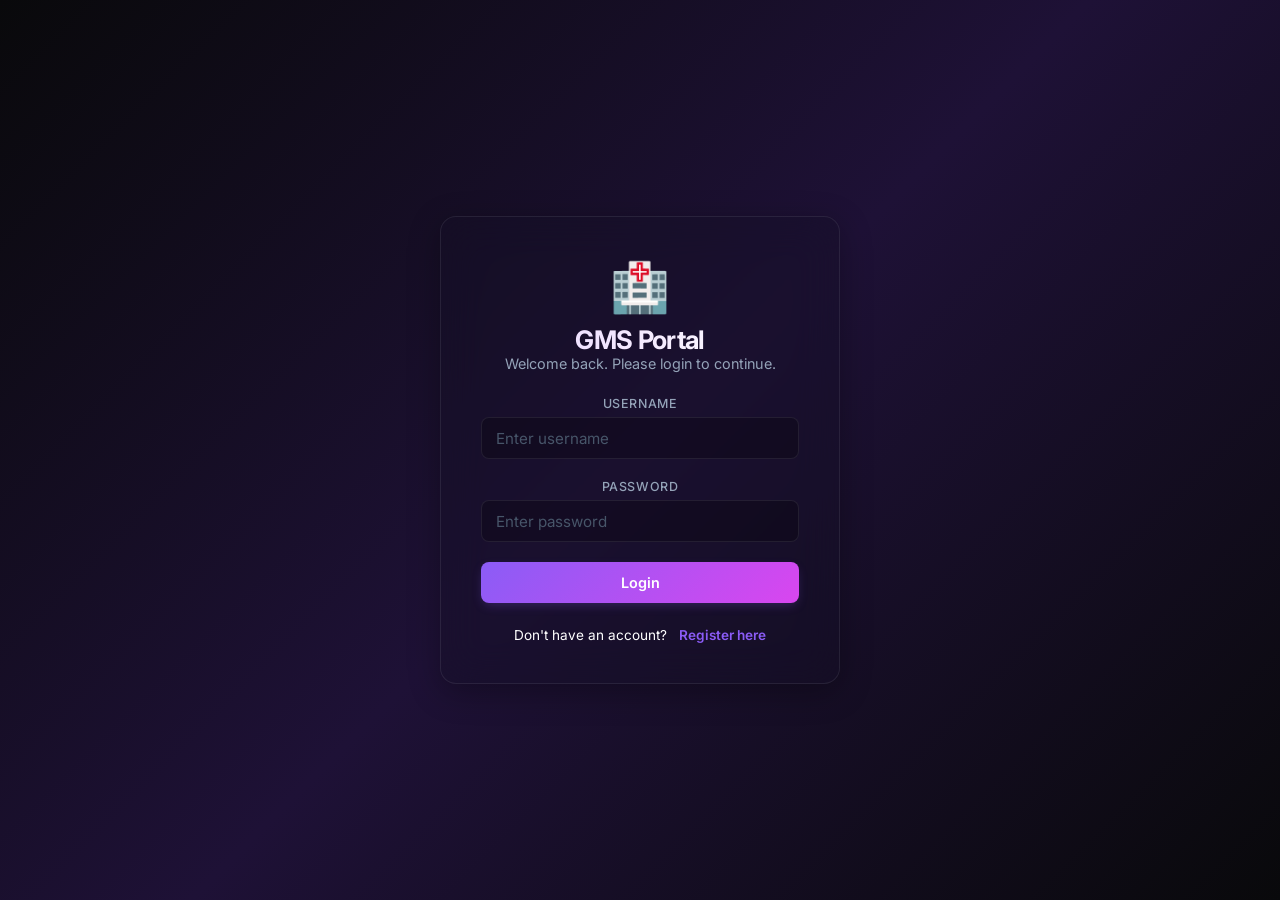
<file: backend/src/main/resources/static/index.html>
<!DOCTYPE html>
<html lang="en">
<head>
    <meta charset="UTF-8">
    <meta name="viewport" content="width=device-width, initial-scale=1.0">
    <title>GMS Productivity Tools</title>
    <link href="https://fonts.googleapis.com/css2?family=Inter:wght@400;500;600;700;800&display=swap" rel="stylesheet">
    <link rel="stylesheet" href="styles.css">
</head>
<body>

    <!-- AUTH SECTION -->
    <div id="auth-container" class="card">
        <div class="auth-box">
            <div class="auth-logo">🏥</div>
            <h2>GMS Portal</h2>
            <p>Welcome back. Please login to continue.</p>
            <form id="login-form">
                <div class="form-group">
                    <label for="username">Username</label>
                    <input type="text" id="username" placeholder="Enter username" required>
                </div>
                <div class="form-group">
                    <label for="password">Password</label>
                    <input type="password" id="password" placeholder="Enter password" required>
                </div>
                <button type="submit" class="btn btn-primary btn-block">Login</button>
            </form>
            
            <form id="register-form" style="display: none;">
                <div class="form-group">
                    <label for="reg-username">Choose Username</label>
                    <input type="text" id="reg-username" placeholder="e.g. jdoe_gms" required>
                </div>
                <div class="form-group">
                    <label for="reg-password">Create Password</label>
                    <input type="password" id="reg-password" placeholder="Min. 8 characters" required>
                    <div class="policy-hint">Must include 8+ characters, 1 number, and 1 special symbol (e.g. @, #, !).</div>
                </div>
                <button type="submit" class="btn btn-primary btn-block">Submit Registration Request</button>
                <div class="policy-hint" style="text-align: center; margin-top: 0.75rem;">Note: New accounts require manual approval by Administrator (Deena).</div>
            </form>

            <div id="login-error" class="error-msg"></div>

            <div class="auth-toggle" style="margin-top: 1.5rem; font-size: 0.85rem;">
                <span id="toggle-text">Don't have an account?</span>
                <a href="#" id="btn-toggle-auth" style="color: var(--accent-primary); text-decoration: none; font-weight: 600; margin-left: 0.5rem;">Register here</a>
            </div>
        </div>
    </div>

    <!-- MAIN APP SECTION -->
    <div id="app-container" style="display: none;">
        <div class="main-layout">
            <!-- SIDEBAR -->
            <aside class="sidebar">
                <div class="sidebar-header">
                    <span class="sidebar-logo">🏥</span>
                    <div class="user-welcome">
                        <div id="user-greeting" class="greeting-text">Welcome</div>
                        <div id="user-display" class="username-text">Guest</div>
                    </div>
                </div>
                <nav class="nav-menu">
                    <a href="#" id="tab-tfl" class="nav-item active"><span class="icon">📝</span> Payer TFL Calculator</a>
                    <a href="#" id="tab-dos" class="nav-item"><span class="icon">🔍</span> DOS Range Calculator</a>
                    <a href="#" id="tab-denial" class="nav-item"><span class="icon">🔖</span> Denial Reason Analyzer</a>
                    <a href="#" id="tab-callog" class="nav-item"><span class="icon">📞</span> Payer Directory</a>
                    <a href="#" id="tab-prod" class="nav-item"><span class="icon">📊</span> Daily Production Counter</a>
                    <a href="#" id="tab-time" class="nav-item"><span class="icon">🕒</span> Login Time & Break Tracker</a>
                    <a href="#" id="tab-julian" class="nav-item"><span class="icon">📅</span> Julian Calendar Calculator</a>
                    <a href="#" id="tab-appeals" class="nav-item"><span class="icon">📨</span> Appeals Tracker</a>
                    <a href="#" id="tab-admin" class="nav-item" style="display:none;"><span class="icon">🔑</span> Admin Panel</a>
                </nav>
                <div class="sidebar-footer">
                    <button class="btn btn-secondary btn-sm" id="btn-logout" style="width:100%;">Logout</button>
                </div>
            </aside>

            <!-- MAIN CONTENT -->
            <main class="content-pane">

                <!-- 1. TFL Calculator -->
                <div id="view-tfl" class="view-section active">
                    <div class="section-header">
                        <h2>Payer TFL Calculator</h2>
                        <div class="format-select">
                            <label>Output Date Format</label>
                            <select id="tfl-format" onchange="calculateTfl()">
                                <option value="MM/DD/YYYY">MM/DD/YYYY</option>
                                <option value="DD/MM/YYYY">DD/MM/YYYY</option>
                                <option value="WORD">Word Format</option>
                                <option value="DAY_WORD">Day & Word</option>
                            </select>
                        </div>
                    </div>
                    <div class="calc-row">
                        <div class="form-group fg-grow">
                            <label>Date of Service (DOS)</label>
                            <input type="text" id="tfl-dos" placeholder="mm/dd/yyyy" class="input-lg" oninput="calculateTfl()">
                        </div>
                        <div class="calc-op">+</div>
                        <div class="form-group fg-mid">
                            <label>Limit (Days)</label>
                            <input type="number" id="tfl-limit" value="120" class="input-lg input-center" oninput="calculateTfl()">
                        </div>
                        <div class="calc-op">=</div>
                        <div class="fg-grow">
                            <label class="result-label">Deadline Date</label>
                            <div id="tfl-result" class="result-display">--</div>
                        </div>
                    </div>
                </div>

                <!-- 2. DOS Range Calculator -->
                <div id="view-dos" class="view-section" style="display:none;">
                    <div class="section-header">
                        <h2>DOS Range Calculator</h2>
                        <div class="format-select">
                            <label>Output Date Format</label>
                            <select id="dos-format" onchange="calculateDosRange()">
                                <option value="DAYS">Days Only</option>
                                <option value="MM/DD/YYYY">MM/DD/YYYY</option>
                                <option value="DD/MM/YYYY">DD/MM/YYYY</option>
                                <option value="WORD">Word Format</option>
                                <option value="DAY_WORD">Day & Word</option>
                            </select>
                        </div>
                    </div>
                    <div class="calc-row">
                        <div class="form-group fg-grow">
                            <label>Start Date</label>
                            <input type="text" id="dos-start" placeholder="mm/dd/yyyy" class="input-lg" oninput="calculateDosRange()">
                        </div>
                        <div class="calc-op">−</div>
                        <div class="form-group fg-grow">
                            <label>End Date</label>
                            <input type="text" id="dos-end" placeholder="mm/dd/yyyy" class="input-lg" oninput="calculateDosRange()">
                        </div>
                        <div class="calc-op">=</div>
                        <div class="fg-grow">
                            <label class="result-label">Difference</label>
                            <div id="dos-result" class="result-display">--</div>
                        </div>
                    </div>
                </div>

                <!-- 3. Denial Reason Analyzer -->
                <div id="view-denial" class="view-section" style="display:none;">
                    <h2>Denial Reason Analyzer</h2>
                    <div class="form-group">
                        <label>Search Denial Code or Keyword (e.g. CO-4, AUTH, PR-1)</label>
                        <input type="text" id="denial-search" placeholder="Type code or keyword to search...">
                    </div>
                    <div id="denial-results-container"></div>
                </div>

                <!-- 4. Payer Directory -->
                <div id="view-callog" class="view-section" style="display:none; padding:0; margin:-3rem; height:calc(100% + 6rem); border-radius:0 16px 16px 0; overflow:hidden;">
                    <div style="display:flex; height:100%; min-height:80vh;">
                        <div class="dir-sidebar">
                            <div class="dir-sidebar-head">
                                <h3>Payer Directory</h3>
                                <input type="text" id="dir-search" placeholder="Search..." oninput="renderDirectory()">
                                <button class="btn btn-sm btn-accent" id="btn-add-payer" title="Add Payer">+ Add Payer</button>
                            </div>
                            <div id="dir-list" class="dir-list"></div>
                        </div>
                        <div class="dir-main">
                            <div id="dir-details" style="display:none;">
                                <div class="dir-detail-header">
                                    <div>
                                        <h2 id="dd-name" class="dd-name">Payer Name</h2>
                                        <div class="dd-sub">Payer ID: <span id="dd-id">--</span></div>
                                    </div>
                                    <div class="dd-contact">
                                        <div class="dd-phone">☎ <span id="dd-phone">--</span></div>
                                        <div class="dd-fax">Fax: <span id="dd-fax">--</span></div>
                                    </div>
                                </div>
                                <div class="dd-grid-3">
                                    <div><label>Fresh Claim TFL</label><div id="dd-tfl">--</div></div>
                                    <div><label>Corrected Claim FL</label><div id="dd-ccfl">--</div></div>
                                    <div><label>Appeal TFL</label><div id="dd-appeal-tfl">--</div></div>
                                </div>
                                <div class="dd-grid-3">
                                    <div><label>Standard Mailing</label><div id="dd-mail" class="dd-addr">--</div></div>
                                    <div><label>Correct Claim Mail</label><div id="dd-cc-mail" class="dd-addr">--</div></div>
                                    <div><label>Appeals Mail</label><div id="dd-appeal-mail" class="dd-addr">--</div></div>
                                </div>
                                <div class="dd-email-row">
                                    <label>Email / Portal</label><div id="dd-email">--</div>
                                </div>
                                <div class="dd-email-row">
                                    <label>Quick Reach</label><div id="dd-quick">--</div>
                                </div>
                            </div>
                            <div id="dir-placeholder" class="dir-placeholder">
                                <div class="placeholder-icon">📞</div>
                                <h3>Select a Payer from the Directory</h3>
                                <p>View contact details instantly.</p>
                            </div>
                        </div>
                    </div>
                </div>

                <!-- Add Payer Modal -->
                <div id="add-payer-modal" class="modal-overlay" style="display:none;">
                    <div class="modal-box">
                        <h3>Add / Edit Payer</h3>
                        <form id="add-payer-form">
                            <div class="modal-grid">
                                <div class="form-group"><label>Payer Name</label><input type="text" id="ap-name" required></div>
                                <div class="form-group"><label>Payer ID</label><input type="text" id="ap-id" required></div>
                                <div class="form-group"><label>Phone</label><input type="text" id="ap-phone"></div>
                                <div class="form-group"><label>Fax</label><input type="text" id="ap-fax"></div>
                                <div class="form-group"><label>Fresh Claim TFL (Days)</label><input type="number" id="ap-tfl"></div>
                                <div class="form-group"><label>Corrected Claim FL (Days)</label><input type="number" id="ap-ccfl"></div>
                                <div class="form-group"><label>Appeal TFL (Days)</label><input type="number" id="ap-appeal-tfl"></div>
                                <div class="form-group"><label>Quick Reach</label><input type="text" id="ap-quick"></div>
                                <div class="form-group" style="grid-column:span 2;"><label>Standard Mailing</label><textarea id="ap-mail" rows="2"></textarea></div>
                                <div class="form-group" style="grid-column:span 2;"><label>Corrected Claim Mail</label><textarea id="ap-cc-mail" rows="2"></textarea></div>
                                <div class="form-group" style="grid-column:span 2;"><label>Appeals Mail</label><textarea id="ap-appeal-mail" rows="2"></textarea></div>
                                <div class="form-group" style="grid-column:span 2;"><label>Email / Portal</label><input type="text" id="ap-email"></div>
                            </div>
                            <div class="modal-actions">
                                <button type="button" class="btn btn-secondary" id="btn-cancel-payer">Cancel</button>
                                <button type="submit" class="btn btn-primary">Save Payer</button>
                            </div>
                        </form>
                    </div>
                </div>

                <!-- 5. Daily Production Counter -->
                <div id="view-prod" class="view-section" style="display:none;">
                    <h2>Daily Production Counter</h2>
                    <div class="prod-top-row">
                        <div class="prod-config">
                            <div class="form-group">
                                <label>Daily Target (35-45)</label>
                                <input type="number" id="prod-target" value="40" min="35" max="45" onchange="saveProdConfig()">
                            </div>
                            <div class="form-group">
                                <label>Today's Count</label>
                                <input type="number" id="prod-achieved" value="0" min="0" onchange="saveProdToday()">
                            </div>
                            <div class="form-group">
                                <label>Special Project Count</label>
                                <input type="number" id="prod-special" value="0" min="0" onchange="saveProdToday()">
                            </div>
                            <div class="form-group">
                                <label>Special Project Ratio (e.g. 1:2)</label>
                                <input type="text" id="prod-ratio" value="1:1" placeholder="1:2" onchange="saveProdToday()">
                            </div>
                        </div>
                        <div class="prod-status-card">
                            <div class="prod-status-title">Today's Progress</div>
                            <div id="prod-text" class="prod-big-num">0 / 40</div>
                            <div class="tracker-bar"><div class="tracker-fill" id="prod-fill" style="width:0%;"></div></div>
                            <div id="prod-perc" class="prod-perc">0%</div>
                        </div>
                    </div>

                    <div class="prod-cards-row">
                        <div class="stat-card"><div class="stat-label">Yesterday</div><div id="prod-yesterday" class="stat-val">0</div></div>
                        <div class="stat-card"><div class="stat-label">Week Target</div><div id="prod-week-target" class="stat-val">0</div></div>
                        <div class="stat-card"><div class="stat-label">Week Achieved</div><div id="prod-week-achieved" class="stat-val">0</div></div>
                        <div class="stat-card"><div class="stat-label">Week Deficit</div><div id="prod-week-deficit" class="stat-val">0</div></div>
                        <div class="stat-card"><div class="stat-label">Month Target</div><div id="prod-month-target" class="stat-val">0</div></div>
                        <div class="stat-card"><div class="stat-label">Month Achieved</div><div id="prod-month-achieved" class="stat-val">0</div></div>
                        <div class="stat-card"><div class="stat-label">Month Deficit</div><div id="prod-month-deficit" class="stat-val">0</div></div>
                    </div>

                    <div class="prod-downtime-section">
                        <h3>Downtime Log</h3>
                        <div class="dt-form-row">
                            <div class="form-group"><label>Ticket #</label><input type="text" id="dt-ticket" placeholder="INC00123"></div>
                            <div class="form-group"><label>Reason</label><input type="text" id="dt-reason" placeholder="System not working"></div>
                            <button class="btn btn-primary btn-sm" onclick="saveDowntime()">Log Downtime</button>
                        </div>
                        <div id="dt-list" class="dt-list"></div>
                    </div>

                    <div class="prod-history-section">
                        <h3>Monthly Production History</h3>
                        <div id="prod-history" class="prod-history-grid"></div>
                    </div>
                </div>

                <!-- 6. Login Time & Break Tracker -->
                <div id="view-time" class="view-section" style="display:none;">
                    <div class="section-header">
                        <h2>Login Time & Break Tracker</h2>
                        <div class="format-select">
                            <label>View History</label>
                            <select id="time-history-select" onchange="loadTimeHistory()">
                                <option value="today">Today</option>
                                <option value="yesterday">Yesterday</option>
                                <option value="week">This Week</option>
                                <option value="month">This Month</option>
                            </select>
                        </div>
                    </div>

                    <div class="time-layout">
                        <div class="time-left-col">
                            <div class="timer-card">
                                <div class="timer-display" id="timer-display">00:00:00</div>
                                <div class="timer-status" id="timer-status">Clocked Out</div>
                                <div class="timer-controls">
                                    <button class="btn btn-primary" id="btn-punch-in">Punch In</button>
                                    <button class="btn btn-secondary" id="btn-break" disabled>Start Break</button>
                                    <button class="btn btn-danger" id="btn-punch-out" disabled>Punch Out</button>
                                </div>
                            </div>
                            <div class="time-stats-grid">
                                <div class="stat-card-sm"><div class="stat-label">Work Goal</div><div class="stat-val-sm">08:15:00</div></div>
                                <div class="stat-card-sm"><div class="stat-label">Time Left</div><div id="time-left" class="stat-val-sm">08:15:00</div></div>
                                <div class="stat-card-sm"><div class="stat-label">Break Allowance</div><div class="stat-val-sm">01:15:00</div></div>
                                <div class="stat-card-sm"><div class="stat-label">Break Left</div><div id="break-left" class="stat-val-sm">01:15:00</div></div>
                            </div>
                        </div>

                        <div class="time-right-col">
                            <div id="break-reason-container" style="display:none;" class="break-reason-box">
                                <div class="form-group">
                                    <label>Reason for break</label>
                                    <input type="text" id="break-reason" placeholder="e.g. Lunch, Bio, Meeting">
                                </div>
                                <button class="btn btn-primary" id="btn-submit-break" style="width:100%;">Submit & Resume</button>
                            </div>
                            <h3>Breaks Taken (<span id="break-count">0</span>)</h3>
                            <div id="break-list" class="break-list"><p class="muted">No breaks taken yet.</p></div>
                        </div>
                    </div>

                    <div class="time-history-section">
                        <h3>Work Summary</h3>
                        <div class="time-summary-cards">
                            <div class="stat-card"><div class="stat-label">Today Worked</div><div id="ts-today" class="stat-val">00:00</div></div>
                            <div class="stat-card"><div class="stat-label">Yesterday Worked</div><div id="ts-yesterday" class="stat-val">00:00</div></div>
                            <div class="stat-card"><div class="stat-label">This Week</div><div id="ts-week" class="stat-val">00:00</div></div>
                            <div class="stat-card"><div class="stat-label">This Month</div><div id="ts-month" class="stat-val">00:00</div></div>
                        </div>
                        <div id="time-history-detail" class="time-history-detail"></div>
                    </div>
                </div>

                <!-- 7. Julian Calendar Calculator -->
                <div id="view-julian" class="view-section" style="display:none;">
                    <div class="section-header">
                        <h2>Julian Calendar Calculator</h2>
                        <div class="format-select">
                            <label>Output Date Format</label>
                            <select id="julian-format" onchange="fromJulian()">
                                <option value="MM/DD/YYYY">MM/DD/YYYY</option>
                                <option value="DD/MM/YYYY">DD/MM/YYYY</option>
                                <option value="WORD">Word Format</option>
                                <option value="DAY_WORD">Day & Word</option>
                            </select>
                        </div>
                    </div>
                    <div class="julian-grid">
                        <div class="julian-col">
                            <h3>Number to Date</h3>
                            <div class="form-group"><label>Day of Year (001-366)</label><input type="number" id="julian-day" placeholder="e.g. 001" oninput="fromJulian()"></div>
                            <div class="form-group"><label>Reference Year</label>
                                <select id="julian-year" onchange="fromJulian()">
                                    <option value="2020">2020</option><option value="2021">2021</option><option value="2022">2022</option>
                                    <option value="2023">2023</option><option value="2024">2024</option><option value="2025">2025</option>
                                    <option value="2026" selected>2026</option><option value="2027">2027</option><option value="2028">2028</option>
                                    <option value="2029">2029</option><option value="2030">2030</option>
                                </select>
                            </div>
                            <div id="julian-result1" class="result-display" style="display:none; cursor:pointer;" title="Double-click to copy"></div>
                        </div>
                        <div class="julian-col julian-col-border">
                            <h3>Date to Number</h3>
                            <div class="form-group"><label>Select Date</label><input type="text" id="julian-standard" placeholder="mm/dd/yyyy" oninput="toJulian()"></div>
                            <div id="julian-result2" class="result-display" style="display:none; cursor:pointer;" title="Double-click to copy"></div>
                        </div>
                    </div>
                </div>

                <!-- 8. Admin Panel (Only for Deena) -->
                <div id="view-admin" class="view-section" style="display:none;">
                    <h2>Administrative Controls</h2>
                    <div class="card" style="margin-top: 1rem;">
                        <h3>Pending User Approvals</h3>
                        <p class="muted">New user registration requests requiring review.</p>
                        <div id="pending-users-list" class="admin-list">
                            <p class="muted">Loading pending requests...</p>
                        </div>
                    </div>
                </div>

                <!-- 9. Appeals Tracker -->
                <div id="view-appeals" class="view-section" style="display:none;">
                    <div class="section-header">
                        <h2>Appeals Tracker</h2>
                    </div>
                    
                    <div class="appeals-tabs" style="margin-bottom: 2.5rem;">
                        <button class="btn btn-primary appeal-tab-btn active" data-tab="send">📤 Send New Appeal</button>
                        <button class="btn btn-secondary appeal-tab-btn" data-tab="received">📥 Received Appeals</button>
                        <button class="btn btn-secondary appeal-tab-btn" data-tab="status">🔍 Track Status</button>
                    </div>

                    <div id="appeal-tab-send" class="appeal-tab-content">
                        <div class="appeal-card-form">
                            <div class="appeal-form-grid" style="grid-template-columns: repeat(3, 1fr); gap: 1.5rem;">
                                <div class="form-group"><label>Claim ID / FIN #</label><input type="text" id="appeal-fin" placeholder="Enter FIN Number" required></div>
                                <div class="form-group"><label>Insurance Payer</label><input type="text" id="appeal-payer" placeholder="e.g. Medicare"></div>
                                <div class="form-group"><label>Date of Service</label><input type="text" id="appeal-dos" placeholder="mm/dd/yyyy"></div>
                                <div class="form-group"><label>TFL Expiry Date</label><input type="text" id="appeal-tfl-exp" placeholder="mm/dd/yyyy"></div>
                                <div class="form-group"><label>Billed Amount ($)</label><input type="number" id="appeal-amount" placeholder="0.00" step="0.01"></div>
                                <div class="form-group"><label>Assign To (Username)</label><input type="text" id="appeal-assign-to" placeholder="e.g. john_gms"></div>
                            </div>
                            <div class="form-group" style="margin-top: 1rem;">
                                <label>Appeal Notes / Justification</label>
                                <textarea id="appeal-notes" rows="3" placeholder="Add details for the receiver..."></textarea>
                            </div>
                            <div style="display: flex; align-items: center; gap: 1rem; margin-top: 1.5rem;">
                                <button class="btn btn-primary btn-lg" onclick="confirmSendAppeal()">Send Appeal to Receiver</button>
                                <div class="priority-select">
                                    <label style="font-size:0.7rem; color:var(--text-secondary);">PRIORITY:</label>
                                    <select id="appeal-priority" style="padding: 0.4rem; font-size: 0.8rem;">
                                        <option value="NORMAL">Normal</option>
                                        <option value="URGENT">Urgent ⚠️</option>
                                        <option value="CRITICAL">Critical 🚨</option>
                                    </select>
                                </div>
                            </div>
                        </div>

                        <h3 style="margin-top:3rem; border-bottom: 1px solid var(--border-color); padding-bottom: 0.5rem;">Sent History</h3>
                        <div class="appeal-sort-row" style="margin: 1rem 0;">
                            <label>Sort by:</label>
                            <select id="sent-sort" onchange="renderSentAppeals()" class="select-sm">
                                <option value="date">Date Sent (Newest)</option>
                                <option value="tfl">TFL Expiry (Soonest)</option>
                                <option value="amount">Amount (Highest)</option>
                            </select>
                        </div>
                        <div id="sent-appeals-list" class="appeals-list"></div>
                    </div>

                    <div id="appeal-tab-received" class="appeal-tab-content" style="display:none;">
                        <h3 style="margin-bottom: 1.5rem;">Appeals Assigned to Me</h3>
                        <div id="received-appeals-list" class="appeals-list"></div>
                    </div>

                    <div id="appeal-tab-status" class="appeal-tab-content" style="display:none;">
                        <div class="tracker-search-box">
                            <div class="form-group">
                                <label>Track by FIN Number</label>
                                <div style="display: flex; gap: 0.5rem;">
                                    <input type="text" id="status-fin" placeholder="Enter FIN # to track status..." style="flex: 1;">
                                    <button class="btn btn-primary" onclick="checkAppealStatus()">Search Status</button>
                                </div>
                            </div>
                        </div>
                        <div id="appeal-status-result" style="margin-top:2rem;"></div>
                    </div>
                </div>

            </main>
        </div>
    </div>

    <script src="app.js"></script>
    <script src="features.js"></script>
</body>
</html>
</file>
<file: backend/src/main/resources/static/styles.css>
:root {
    --bg-page: #09090b;
    --text-primary: #ffffff;
    --text-secondary: #94a3b8;
    --border-color: rgba(255, 255, 255, 0.08);
    --border-highlight: rgba(255, 255, 255, 0.15);
    --accent-primary: #8b5cf6;
    --accent-secondary: #d946ef;
    --accent-hover: #c084fc;
    --accent-danger: #f43f5e;
    --accent-success: #10b981;
    --accent-warn: #f59e0b;
    --surface: rgba(20, 15, 38, 0.4);
    --surface-hover: rgba(255, 255, 255, 0.04);
    --glass-shadow: 0 8px 32px 0 rgba(0, 0, 0, 0.3);
    --font-sans: 'Inter', system-ui, -apple-system, BlinkMacSystemFont, "Segoe UI", Roboto, sans-serif;
}

* { box-sizing: border-box; margin: 0; padding: 0; font-family: var(--font-sans); }

body {
    background: linear-gradient(135deg, #09090b, #1e1136, #09090b);
    background-attachment: fixed;
    color: var(--text-primary);
    min-height: 100vh;
    display: flex; justify-content: center; align-items: center;
    padding: 1rem;
}

h2 { font-size: 1.6rem; font-weight: 700; margin-bottom: 0; letter-spacing: -0.025em; background: linear-gradient(to right, #e9d5ff, #ffffff); -webkit-background-clip: text; -webkit-text-fill-color: transparent; }
h3 { font-size: 1.1rem; font-weight: 600; margin-bottom: 0.75rem; color: var(--text-primary); }

/* Auth */
.card { background: var(--surface); backdrop-filter: blur(20px); -webkit-backdrop-filter: blur(20px); border: 1px solid var(--border-color); border-radius: 16px; box-shadow: var(--glass-shadow); padding: 2.5rem; }
#auth-container { width: 100%; max-width: 400px; text-align: center; }
#auth-container p { color: var(--text-secondary); margin-bottom: 1.5rem; font-size: 0.9rem; }
.auth-logo { font-size: 3rem; margin-bottom: 0.5rem; }
.error-msg { color: var(--accent-danger); margin-top: 1rem; font-size: 0.9rem; line-height: 1.4; }
.pending-msg { color: var(--accent-warn); background: rgba(245, 158, 11, 0.1); padding: 0.75rem; border-radius: 8px; border: 1px solid rgba(245, 158, 11, 0.2); }
.policy-hint { font-size: 0.72rem; color: var(--text-secondary); margin-top: 0.25rem; text-align: left; line-height: 1.3; }

/* App Container */
#app-container { width: 100%; max-width: 1500px; background: rgba(15, 10, 25, 0.7); backdrop-filter: blur(20px); border: 1px solid var(--border-color); border-radius: 16px; box-shadow: var(--glass-shadow); overflow: hidden; animation: fadeIn 0.4s ease-out; }
@keyframes fadeIn { from { opacity: 0; transform: translateY(8px); } to { opacity: 1; transform: translateY(0); } }

.main-layout { display: flex; min-height: 90vh; }

/* Sidebar */
.sidebar { width: 260px; background: rgba(0,0,0,0.25); border-right: 1px solid var(--border-color); display: flex; flex-direction: column; }
.sidebar-header { padding: 1.25rem 1.5rem; border-bottom: 1px solid var(--border-color); display: flex; align-items: center; gap: 0.75rem; }
.sidebar-logo { font-size: 1.5rem; }
.sidebar-title { font-weight: 700; font-size: 1.1rem; background: linear-gradient(to right, var(--accent-primary), var(--accent-secondary)); -webkit-background-clip: text; -webkit-text-fill-color: transparent; }
.sidebar-footer { padding: 1rem 1.5rem; margin-top: auto; border-top: 1px solid var(--border-color); }
.nav-menu { display: flex; flex-direction: column; gap: 0.25rem; padding: 1rem 0.75rem; flex: 1; overflow-y: auto; }
.nav-item { display: flex; align-items: center; gap: 0.75rem; padding: 0.7rem 1rem; color: var(--text-secondary); text-decoration: none; font-weight: 500; font-size: 0.88rem; border-radius: 10px; transition: all 0.2s ease; }
.nav-item .icon { font-size: 1.1rem; }
.nav-item:hover { color: var(--text-primary); background: var(--surface-hover); }
.nav-item.active { background: linear-gradient(90deg, rgba(139,92,246,0.15), transparent); color: var(--text-primary); border-left: 3px solid var(--accent-primary); }

/* Content */
.content-pane { flex: 1; padding: 2.5rem; overflow-y: auto; }
.section-header { display: flex; justify-content: space-between; align-items: flex-end; margin-bottom: 1.5rem; gap: 1rem; flex-wrap: wrap; }
.format-select { min-width: 200px; }
.format-select label { font-size: 0.7rem; color: var(--text-secondary); text-transform: uppercase; letter-spacing: 0.05em; margin-bottom: 0.25rem; display: block; }
.format-select select { padding: 0.4rem 0.6rem; font-size: 0.85rem; width: 100%; }

/* Forms */
.form-group { display: flex; flex-direction: column; margin-bottom: 1.25rem; }
.form-group label { margin-bottom: 0.4rem; font-size: 0.78rem; color: var(--text-secondary); font-weight: 500; text-transform: uppercase; letter-spacing: 0.05em; }
input, select, textarea { padding: 0.65rem 0.9rem; background: rgba(0,0,0,0.25); color: var(--text-primary); border: 1px solid var(--border-color); border-radius: 8px; font-size: 0.95rem; outline: none; transition: all 0.2s ease; }
input::placeholder, textarea::placeholder { color: #475569; }
input:focus, select:focus, textarea:focus { border-color: var(--accent-primary); box-shadow: 0 0 0 2px rgba(139,92,246,0.15); }
select option { background: #1a1025; color: var(--text-primary); }
.input-lg { font-size: 1.15rem; padding: 1rem; }
.input-center { text-align: center; }

/* Buttons */
.btn { padding: 0.65rem 1.25rem; cursor: pointer; border: none; border-radius: 8px; font-weight: 600; font-size: 0.9rem; transition: all 0.2s ease; display: inline-flex; justify-content: center; align-items: center; gap: 0.5rem; }
.btn-primary { background: linear-gradient(135deg, var(--accent-primary), var(--accent-secondary)); color: white; box-shadow: 0 4px 12px -3px rgba(139,92,246,0.3); }
.btn-primary:hover { transform: translateY(-1px); box-shadow: 0 6px 16px -3px rgba(139,92,246,0.5); }
.btn-secondary { background: rgba(255,255,255,0.05); color: var(--text-primary); border: 1px solid var(--border-color); }
.btn-secondary:hover { background: rgba(255,255,255,0.1); }
.btn-danger { background: linear-gradient(135deg, var(--accent-danger), #be123c); color: white; }
.btn-danger:hover { transform: translateY(-1px); }
.btn-block { width: 100%; display: block; margin-top: 1.25rem; padding: 0.75rem; }
.btn-sm { padding: 0.4rem 0.8rem; font-size: 0.8rem; }
.btn-accent { background: rgba(139,92,246,0.15); color: var(--accent-hover); border: 1px solid rgba(139,92,246,0.3); font-size: 0.78rem; padding: 0.35rem 0.7rem; margin-top: 0.75rem; width: 100%; }
.btn-accent:hover { background: rgba(139,92,246,0.25); }
button:disabled { opacity: 0.4; cursor: not-allowed; transform: none !important; }

/* Calculator Row */
.calc-row { display: flex; gap: 1.25rem; align-items: center; background: rgba(0,0,0,0.2); padding: 1.5rem; border-radius: 12px; border: 1px solid var(--border-color); flex-wrap: wrap; }
.calc-op { font-size: 1.75rem; color: var(--text-secondary); font-weight: 300; }
.fg-grow { flex: 2; min-width: 180px; }
.fg-mid { flex: 1; min-width: 120px; }

/* Result display */
.result-label { font-size: 0.78rem; color: var(--text-secondary); font-weight: 500; text-transform: uppercase; letter-spacing: 0.05em; margin-bottom: 0.4rem; display: block; }
.result-display { font-size: 1.35rem; font-weight: 700; color: var(--accent-primary); background: rgba(139,92,246,0.08); padding: 0.75rem 1rem; border-radius: 8px; border: 1px solid rgba(139,92,246,0.2); min-height: 56px; display: flex; align-items: center; word-break: break-all; user-select: all; cursor: pointer; transition: background 0.2s; }
.result-display:hover { background: rgba(139,92,246,0.15); }

/* Result box (Julian) */
.result-box { margin-top: 1.25rem; padding: 1rem; background: rgba(139,92,246,0.08); border: 1px solid rgba(139,92,246,0.2); border-radius: 8px; color: #f3e8ff; font-weight: 500; }
.result-box strong { color: #fff; font-size: 1.05rem; }

/* Denial */
.denial-card { margin-top: 1rem; padding: 1.25rem; background: rgba(244,63,94,0.06); border: 1px solid rgba(244,63,94,0.15); border-radius: 12px; animation: fadeIn 0.3s ease-out; }
.denial-card h4 { color: #fda4af; margin-bottom: 0.5rem; font-size: 1rem; }
.denial-card p { color: #e2e8f0; line-height: 1.6; font-size: 0.92rem; margin-bottom: 0.5rem; }
.denial-card .denial-action { margin-top: 0.75rem; padding-top: 0.75rem; border-top: 1px dashed rgba(244,63,94,0.2); }
.denial-card .denial-action p { color: #e9d5ff; font-weight: 500; }
.denial-card .denial-notes { margin-top: 0.75rem; padding: 0.75rem; background: rgba(0,0,0,0.2); border-radius: 8px; font-size: 0.85rem; color: var(--text-secondary); line-height: 1.5; }

/* Payer Directory */
.dir-sidebar { width: 240px; background: rgba(0,0,0,0.3); border-right: 1px solid var(--border-color); display: flex; flex-direction: column; }
.dir-sidebar-head { padding: 1.25rem; border-bottom: 1px solid var(--border-color); }
.dir-sidebar-head h3 { margin-bottom: 0.75rem; font-size: 1rem; }
.dir-sidebar-head input { width: 100%; padding: 0.5rem; font-size: 0.85rem; }
.dir-list { flex: 1; overflow-y: auto; padding: 0.75rem; display: flex; flex-direction: column; gap: 0.35rem; }
.dir-list button { text-align: left; padding: 0.6rem 0.85rem; margin: 0; background: rgba(255,255,255,0.03); border: 1px solid transparent; font-size: 0.88rem; border-radius: 8px; cursor: pointer; color: var(--text-primary); transition: all 0.2s; }
.dir-list button:hover { background: rgba(139,92,246,0.1); border-color: rgba(139,92,246,0.2); }
.dir-main { flex: 1; padding: 1.5rem; overflow-y: auto; }
.dir-detail-header { display: flex; justify-content: space-between; align-items: flex-start; margin-bottom: 1.25rem; flex-wrap: wrap; gap: 1rem; }
.dd-name { margin-bottom: 0 !important; }
.dd-sub { color: var(--text-secondary); font-size: 0.85rem; margin-top: 0.25rem; }
.dd-contact { text-align: right; }
.dd-phone { font-size: 1.15rem; font-weight: 600; color: var(--accent-success); }
.dd-fax { color: var(--text-secondary); font-size: 0.8rem; margin-top: 0.2rem; }
.dd-grid-3 { display: grid; grid-template-columns: repeat(3, 1fr); gap: 1rem; margin-bottom: 1.25rem; padding-bottom: 1.25rem; border-bottom: 1px solid var(--border-color); }
.dd-grid-3 label { font-size: 0.7rem; color: var(--text-secondary); text-transform: uppercase; }
.dd-grid-3 > div > div { font-weight: 500; font-size: 0.9rem; margin-top: 0.2rem; }
.dd-addr { white-space: pre-wrap; line-height: 1.4; font-size: 0.85rem !important; }
.dd-email-row { margin-top: 0.75rem; font-size: 0.9rem; }
.dd-email-row label { font-size: 0.7rem; color: var(--text-secondary); text-transform: uppercase; display: block; }
.dd-email-row > div { margin-top: 0.2rem; color: var(--accent-primary); }
.dir-placeholder { text-align: center; padding: 4rem 2rem; color: var(--text-secondary); border: 2px dashed rgba(255,255,255,0.06); border-radius: 12px; }
.placeholder-icon { font-size: 3rem; margin-bottom: 0.75rem; opacity: 0.4; }

/* Modal */
.modal-overlay { position: fixed; top: 0; left: 0; right: 0; bottom: 0; background: rgba(0,0,0,0.7); display: flex; justify-content: center; align-items: center; z-index: 100; animation: fadeIn 0.2s; }
.modal-box { background: #1a1025; border: 1px solid var(--border-color); border-radius: 16px; padding: 2rem; width: 90%; max-width: 600px; max-height: 85vh; overflow-y: auto; box-shadow: 0 20px 60px rgba(0,0,0,0.5); }
.modal-box h3 { margin-bottom: 1.25rem; }
.modal-grid { display: grid; grid-template-columns: 1fr 1fr; gap: 0.75rem; }
.modal-grid .form-group { margin-bottom: 0; }
.modal-actions { display: flex; gap: 0.75rem; justify-content: flex-end; margin-top: 1.5rem; }

/* Production */
.prod-top-row { display: flex; gap: 1.5rem; margin-bottom: 1.5rem; flex-wrap: wrap; }
.prod-config { flex: 1; min-width: 280px; background: rgba(0,0,0,0.2); padding: 1.25rem; border-radius: 12px; border: 1px solid var(--border-color); }
.prod-config .form-group { margin-bottom: 0.75rem; }
.prod-status-card { flex: 1; min-width: 250px; background: rgba(139,92,246,0.06); padding: 1.5rem; border-radius: 12px; border: 1px solid rgba(139,92,246,0.15); text-align: center; display: flex; flex-direction: column; justify-content: center; }
.prod-status-title { font-size: 0.8rem; text-transform: uppercase; color: var(--text-secondary); letter-spacing: 0.05em; margin-bottom: 0.5rem; }
.prod-big-num { font-size: 2rem; font-weight: 800; color: var(--accent-primary); margin-bottom: 0.75rem; }
.prod-perc { font-size: 0.9rem; color: var(--text-secondary); margin-top: 0.5rem; }
.prod-cards-row { display: grid; grid-template-columns: repeat(auto-fit, minmax(130px, 1fr)); gap: 0.75rem; margin-bottom: 1.5rem; }
.stat-card { background: rgba(0,0,0,0.2); padding: 1rem; border-radius: 10px; border: 1px solid var(--border-color); text-align: center; }
.stat-label { font-size: 0.7rem; text-transform: uppercase; color: var(--text-secondary); letter-spacing: 0.05em; margin-bottom: 0.35rem; }
.stat-val { font-size: 1.35rem; font-weight: 700; color: var(--text-primary); }
.prod-downtime-section { background: rgba(0,0,0,0.15); padding: 1.25rem; border-radius: 12px; border: 1px solid var(--border-color); margin-bottom: 1.5rem; }
.dt-form-row { display: flex; gap: 0.75rem; align-items: flex-end; flex-wrap: wrap; margin-bottom: 1rem; }
.dt-form-row .form-group { margin-bottom: 0; flex: 1; min-width: 150px; }
.dt-list { max-height: 200px; overflow-y: auto; }
.prod-history-section { background: rgba(0,0,0,0.15); padding: 1.25rem; border-radius: 12px; border: 1px solid var(--border-color); }
.prod-history-grid { display: grid; grid-template-columns: repeat(auto-fill, minmax(80px, 1fr)); gap: 0.5rem; max-height: 300px; overflow-y: auto; }
.prod-day-cell { background: rgba(0,0,0,0.2); padding: 0.5rem; border-radius: 6px; text-align: center; font-size: 0.75rem; border: 1px solid var(--border-color); }
.prod-day-cell .day-num { font-weight: 700; font-size: 1rem; color: var(--accent-primary); }
.prod-day-cell .day-date { color: var(--text-secondary); }

/* Time Tracker */
.time-layout { display: flex; gap: 2rem; flex-wrap: wrap; margin-bottom: 1.5rem; }
.time-left-col { flex: 1; min-width: 300px; }
.time-right-col { flex: 1; min-width: 300px; }
.timer-card { background: rgba(0,0,0,0.25); border: 1px solid var(--border-color); border-radius: 16px; padding: 2rem; text-align: center; margin-bottom: 1.25rem; }
.timer-display { font-size: 3.5rem; font-weight: 800; font-variant-numeric: tabular-nums; background: linear-gradient(to bottom, #fff, #c4b5fd); -webkit-background-clip: text; -webkit-text-fill-color: transparent; text-shadow: none; margin-bottom: 0.5rem; }
.timer-status { font-size: 0.95rem; color: var(--accent-primary); font-weight: 600; text-transform: uppercase; letter-spacing: 0.08em; margin-bottom: 1.25rem; }
.timer-controls { display: flex; gap: 0.75rem; justify-content: center; }
.time-stats-grid { display: grid; grid-template-columns: 1fr 1fr; gap: 0.75rem; }
.stat-card-sm { background: rgba(0,0,0,0.2); padding: 0.85rem; border-radius: 10px; border: 1px solid var(--border-color); text-align: center; }
.stat-val-sm { font-size: 1.15rem; font-weight: 700; color: var(--accent-primary); margin-top: 0.25rem; }
.break-reason-box { background: rgba(139,92,246,0.06); border: 1px solid rgba(139,92,246,0.15); border-radius: 12px; padding: 1.25rem; margin-bottom: 1rem; }
.break-list { max-height: 250px; overflow-y: auto; }
.break-item { background: rgba(255,255,255,0.03); padding: 0.65rem; margin-bottom: 0.4rem; border-radius: 6px; font-size: 0.85rem; border-left: 3px solid var(--accent-danger); display: flex; justify-content: space-between; }
.muted { color: var(--text-secondary); font-size: 0.85rem; }
.time-history-section { background: rgba(0,0,0,0.15); padding: 1.25rem; border-radius: 12px; border: 1px solid var(--border-color); }
.time-summary-cards { display: grid; grid-template-columns: repeat(auto-fit, minmax(140px, 1fr)); gap: 0.75rem; margin-bottom: 1rem; }
.time-history-detail { max-height: 300px; overflow-y: auto; }
.time-history-item { background: rgba(0,0,0,0.15); padding: 0.75rem; border-radius: 8px; margin-bottom: 0.5rem; font-size: 0.85rem; border-left: 3px solid var(--accent-primary); }

/* Julian */
.julian-grid { display: flex; gap: 2rem; }
.julian-col { flex: 1; }
.julian-col-border { border-left: 1px solid var(--border-color); padding-left: 2rem; }

/* Appeals */
.appeals-tabs { display: flex; gap: 0.5rem; margin-bottom: 1.5rem; }
.appeal-tab-btn.active { background: linear-gradient(135deg, var(--accent-primary), var(--accent-secondary)); }
.appeal-form-grid { display: grid; grid-template-columns: 1fr 1fr; gap: 0.75rem; margin-bottom: 1rem; }
.appeal-form-grid .form-group { margin-bottom: 0; }
.appeal-sort-row { display: flex; align-items: center; gap: 0.75rem; margin-bottom: 1rem; }
.appeal-sort-row label { font-size: 0.8rem; color: var(--text-secondary); white-space: nowrap; }
.appeal-sort-row select { flex: 1; max-width: 200px; }
.appeals-list { max-height: 400px; overflow-y: auto; }
.appeal-item { background: rgba(0,0,0,0.2); border: 1px solid var(--border-color); border-radius: 10px; padding: 1rem; margin-bottom: 0.75rem; transition: all 0.2s; }
.appeal-item:hover { border-color: var(--accent-primary); }
.appeal-item .appeal-header { display: flex; justify-content: space-between; align-items: center; margin-bottom: 0.5rem; }
.appeal-item .appeal-claim { font-weight: 700; color: var(--accent-primary); }
.appeal-item .appeal-status { font-size: 0.78rem; padding: 0.2rem 0.6rem; border-radius: 20px; font-weight: 600; }
.appeal-status.pending { background: rgba(245,158,11,0.15); color: var(--accent-warn); }
.appeal-status.completed { background: rgba(16,185,129,0.15); color: var(--accent-success); }
.appeal-status.urgent { background: rgba(244,63,94,0.15); color: var(--accent-danger); }
.appeal-meta { display: grid; grid-template-columns: 1fr 1fr 1fr; gap: 0.5rem; font-size: 0.8rem; color: var(--text-secondary); }
.appeal-meta span { display: block; }
.appeal-meta strong { color: var(--text-primary); font-size: 0.85rem; }
.appeal-actions { margin-top: 0.75rem; display: flex; gap: 0.5rem; }

/* Tracker bar */
.tracker-bar { width: 100%; height: 10px; background: rgba(0,0,0,0.3); border-radius: 5px; overflow: hidden; }
.tracker-fill { height: 100%; background: linear-gradient(90deg, var(--accent-primary), var(--accent-secondary)); transition: width 0.6s ease; border-radius: 5px; }

/* Scrollbar */
::-webkit-scrollbar { width: 6px; height: 6px; }
::-webkit-scrollbar-track { background: transparent; }
::-webkit-scrollbar-thumb { background: rgba(255,255,255,0.15); border-radius: 3px; }
::-webkit-scrollbar-thumb:hover { background: rgba(255,255,255,0.25); }

/* Enhanced Sidebar & User Welcome */
.user-welcome { display: flex; flex-direction: column; margin-left: 0.75rem; overflow: hidden; }
.greeting-text { font-size: 0.7rem; color: var(--text-secondary); text-transform: uppercase; letter-spacing: 0.05em; font-weight: 700; }
.username-text { font-size: 0.95rem; color: var(--accent-primary); font-weight: 800; white-space: nowrap; overflow: hidden; text-overflow: ellipsis; }

/* Enhanced Appeals UI */
.badge-hero { background: linear-gradient(135deg, #f59e0b, #d946ef); color: white; padding: 0.25rem 0.6rem; border-radius: 20px; font-size: 0.7rem; font-weight: 800; letter-spacing: 0.05em; }
.appeal-card-form { background: rgba(255,255,255,0.03); border: 1px solid var(--border-color); border-radius: 12px; padding: 2rem; margin-top: 1rem; }
.admin-list { margin-top: 1.5rem; display: flex; flex-direction: column; gap: 0.75rem; }
.admin-user-item { display: flex; justify-content: space-between; align-items: center; background: rgba(0,0,0,0.2); padding: 1rem; border-radius: 10px; border: 1px solid var(--border-color); }
.select-sm { padding: 0.35rem; font-size: 0.8rem; }
.tracker-search-box { background: rgba(139,92,246,0.1); border: 1px solid rgba(139,92,246,0.2); padding: 1.5rem; border-radius: 12px; }

/* Status Styles */
.status-badge { font-size: 0.7rem; padding: 0.2rem 0.5rem; border-radius: 4px; font-weight: 700; text-transform: uppercase; }
.status-PENDING { background: #475569; color: white; }
.status-WORKING { background: #3b82f6; color: white; }
.status-SENT { background: #8b5cf6; color: white; }
.status-COMPLETED { background: #10b981; color: white; }
.status-URGENT { background: #f59e0b; color: white; }
.status-CRITICAL { background: #f43f5e; color: white; animation: pulse 1.5s infinite; }

@keyframes pulse {
    0% { opacity: 1; }
    50% { opacity: 0.6; }
    100% { opacity: 1; }
}

.appeal-item-detailed { background: rgba(255,255,255,0.02); border: 1px solid var(--border-color); border-radius: 10px; padding: 1.25rem; margin-bottom: 1rem; transition: transform 0.2s; }
.appeal-item-detailed:hover { transform: scale(1.01); border-color: var(--accent-primary); }
.appeal-row-info { display: grid; grid-template-columns: repeat(4, 1fr); gap: 1rem; margin-top: 0.75rem; font-size: 0.85rem; color: var(--text-secondary); }
.appeal-row-info b { color: var(--text-primary); }
</file>
